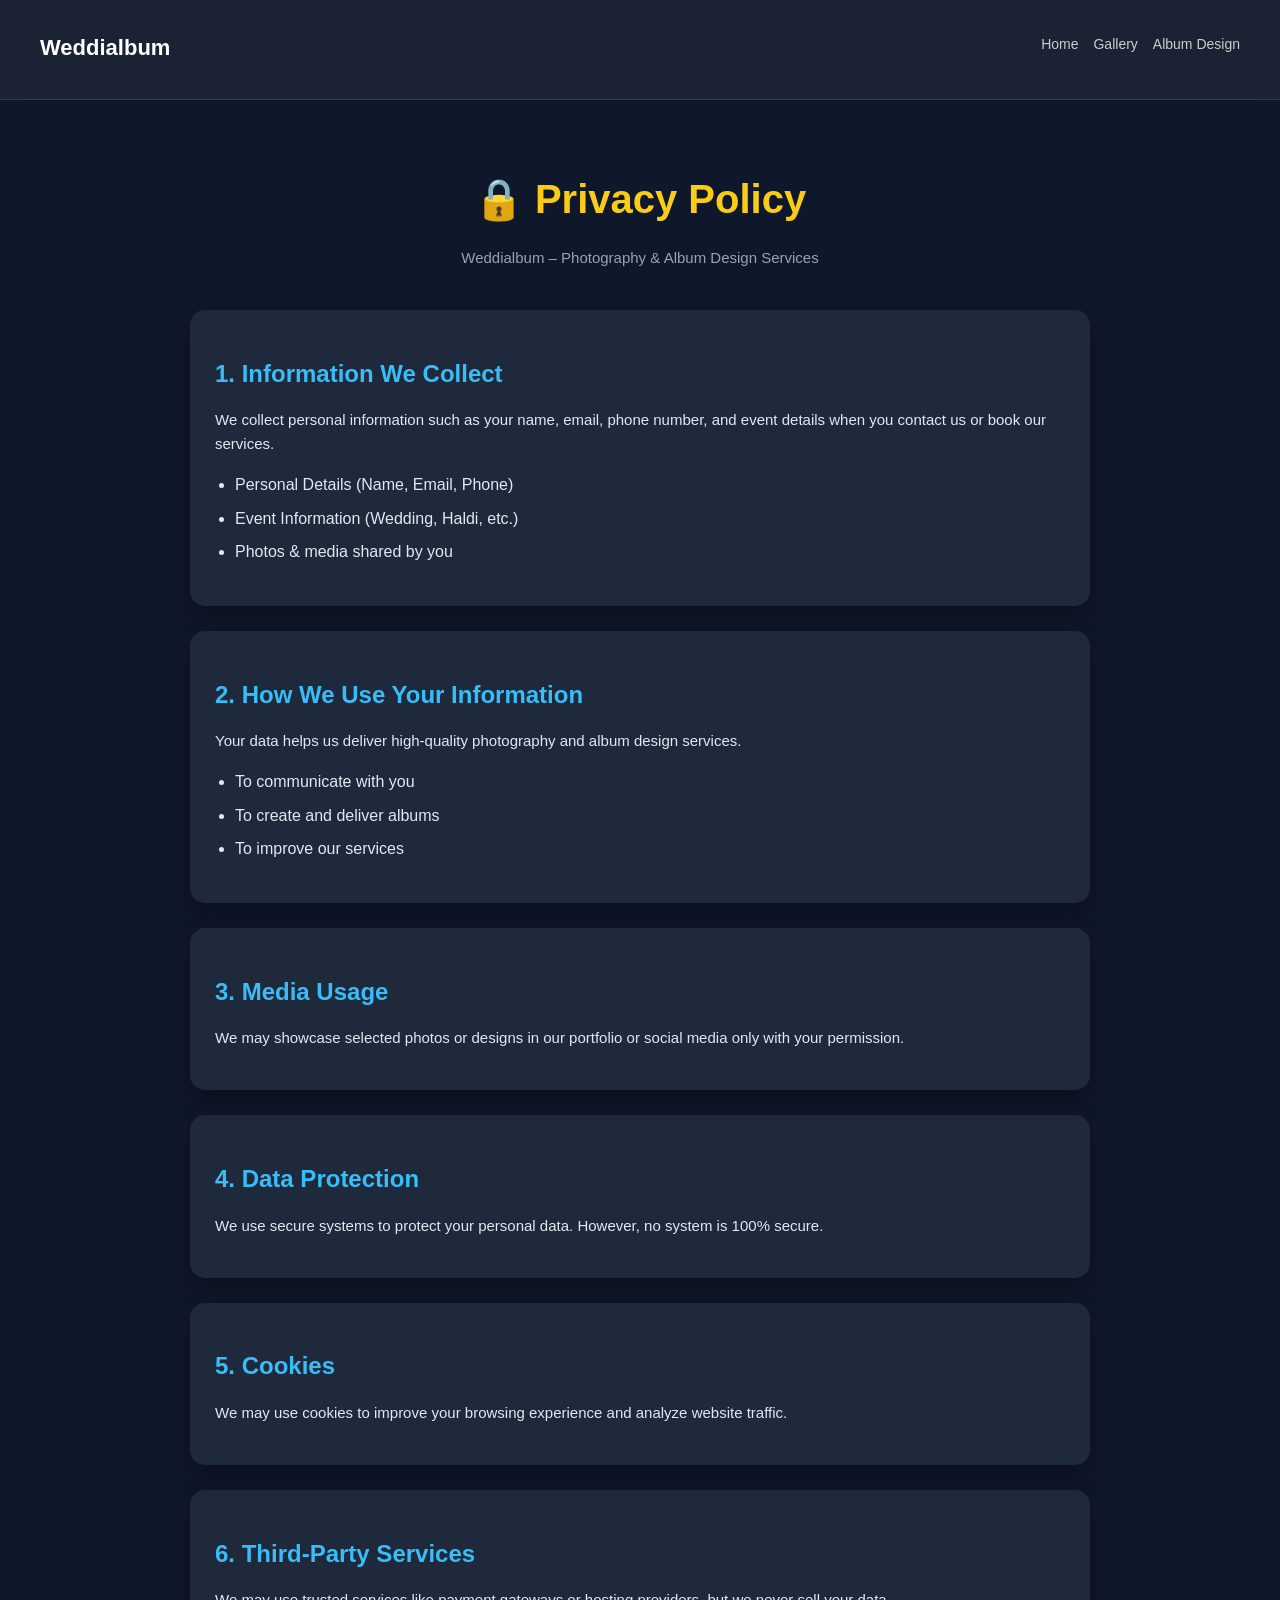
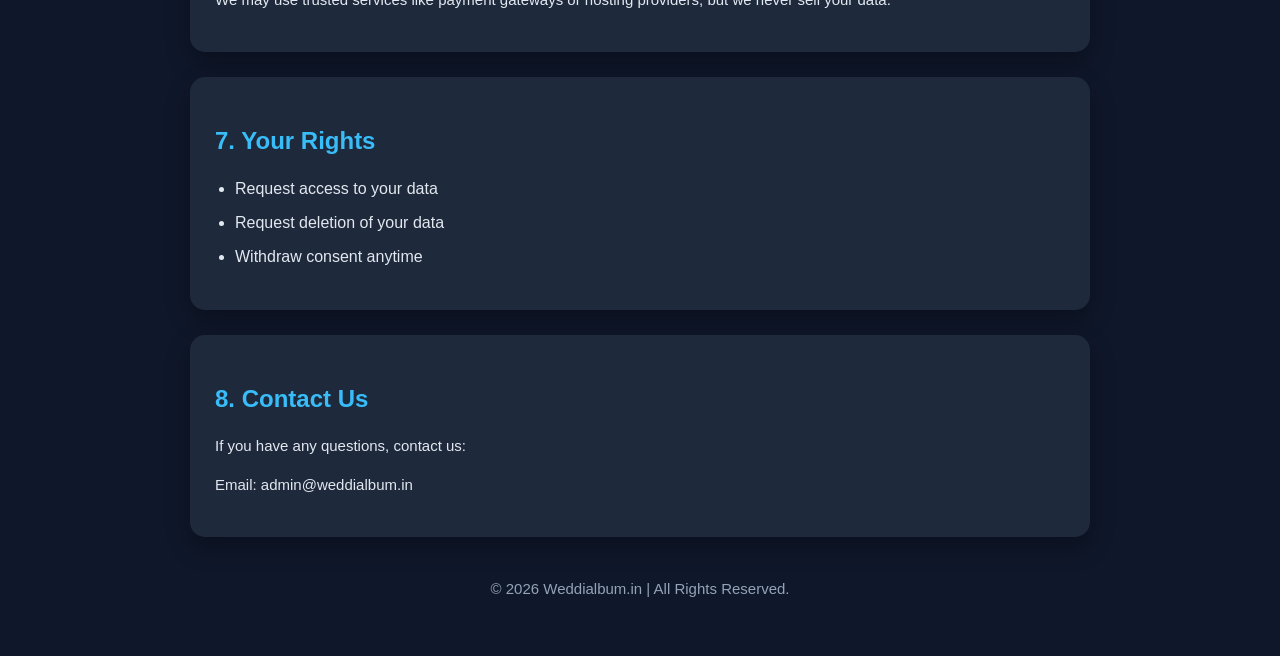
<file: privacy/index.html>
<!DOCTYPE html>
<html lang="en">
<head>
<meta charset="UTF-8">
<meta name="viewport" content="width=device-width, initial-scale=1.0">
<title>Privacy Policy | Weddialbum</title>

<style>
body {
    margin: 0;
    font-family: 'Poppins', sans-serif;
    background: #0f172a;
    color: #e2e8f0;
    line-height: 1.6;
    padding-top: 100px;
}
/* Navbar */
.navbar {
  position: fixed;
  width: 100%;
  height: 100px;
  top: 0;
  backdrop-filter: blur(12px);
  background: rgba(255,255,255,0.05);
  border-bottom: 1px solid rgba(255,255,255,0.1);
  z-index: 9999;
  box-sizing: border-box; /* 🔥 important */
  justify-content: center;
}
 .navbartext{
  max-width:1200px;
  margin:auto;
  display:flex;
  align-items:center;
  justify-content:space-between;
  padding:30px 20px;


 }


/* Logo */
.logo {
  font-size: 22px;
  font-weight: bold;
  color: #fff;
   text-decoration: none;
  
}

/* Menu */
.menu {
  list-style: none;
  display: flex;
  gap: 15px; /* কমাও */
  margin: 0;
  padding: 0;
  flex-wrap: wrap; /* 🔥 important */
}

.menu a {
  text-decoration: none;
  color: #ccc;
  font-size: 14px;
  transition: 0.3s;
}

.menu a:hover {
  color: #fff;
}

@media(max-width:768px){
  .navbartext{
    display: flex;
    flex-direction: column;
    justify-content: center;
    align-items: center;
    text-align: center;

    gap: 5px; /* 🔥 important: gap control */
    padding-top: 5px; /* 🔥 কমিয়ে দাও */
  }

  .logo{
    margin: 0;
    padding: 0;
   
  }

  .menu{
    justify-content: center;
    align-items: center;
    margin-top: 2px; /* 🔥 আগে 8px ছিল → কমাও */
  }
}

@media(max-width: 768px){

  .navbar {
    padding: 10px 15px;
  }

  .menu {
    gap: 10px;
  }

  .menu a {
    font-size: 12px;
  }

}

.container {
    max-width: 900px;
    margin: auto;
    padding: 40px 20px;
}

h1 {
    font-size: 40px;
    text-align: center;
    color: #facc15;
    margin-bottom: 10px;
}

.subtitle {
    text-align: center;
    color: #94a3b8;
    margin-bottom: 40px;
}

.section {
    background: #1e293b;
    padding: 25px;
    border-radius: 15px;
    margin-bottom: 25px;
    box-shadow: 0 10px 25px rgba(0,0,0,0.3);
    transition: 0.3s;
}

.section:hover {
    transform: translateY(-5px);
}

h2 {
    color: #38bdf8;
    margin-bottom: 10px;
}

p {
    font-size: 15px;
}

ul {
    padding-left: 20px;
}

li {
    margin-bottom: 8px;
}

.footer {
    text-align: center;
    margin-top: 40px;
    color: #94a3b8;
    font-size: 14px;
}
</style>

</head>

<body>

     <!-- Navbar -->
<div class="navbar">
  <div class="navbartext"> 
  <a href="https://weddialbum.in" class="logo">Weddialbum</a>

  <ul class="menu">
    <li><a href="https://weddialbum.in">Home</a></li>
    <li><a href="/gallery/">Gallery</a></li>
    <li><a href="/albumdesign/">Album Design</a></li>
  </ul>
  </div>
</div>
   

<div class="container">

<h1>🔒 Privacy Policy</h1>
<p class="subtitle">Weddialbum – Photography & Album Design Services</p>

<div class="section">
<h2>1. Information We Collect</h2>
<p>We collect personal information such as your name, email, phone number, and event details when you contact us or book our services.</p>
<ul>
<li>Personal Details (Name, Email, Phone)</li>
<li>Event Information (Wedding, Haldi, etc.)</li>
<li>Photos & media shared by you</li>
</ul>
</div>

<div class="section">
<h2>2. How We Use Your Information</h2>
<p>Your data helps us deliver high-quality photography and album design services.</p>
<ul>
<li>To communicate with you</li>
<li>To create and deliver albums</li>
<li>To improve our services</li>
</ul>
</div>

<div class="section">
<h2>3. Media Usage</h2>
<p>We may showcase selected photos or designs in our portfolio or social media only with your permission.</p>
</div>

<div class="section">
<h2>4. Data Protection</h2>
<p>We use secure systems to protect your personal data. However, no system is 100% secure.</p>
</div>

<div class="section">
<h2>5. Cookies</h2>
<p>We may use cookies to improve your browsing experience and analyze website traffic.</p>
</div>

<div class="section">
<h2>6. Third-Party Services</h2>
<p>We may use trusted services like payment gateways or hosting providers, but we never sell your data.</p>
</div>

<div class="section">
<h2>7. Your Rights</h2>
<ul>
<li>Request access to your data</li>
<li>Request deletion of your data</li>
<li>Withdraw consent anytime</li>
</ul>
</div>

<div class="section">
<h2>8. Contact Us</h2>
<p>If you have any questions, contact us:</p>
<p>Email: admin@weddialbum.in</p>
</div>

<div class="footer">
<p>© 2026 Weddialbum.in | All Rights Reserved.</p>
</div>

</div>

</body>
</html>
</file>
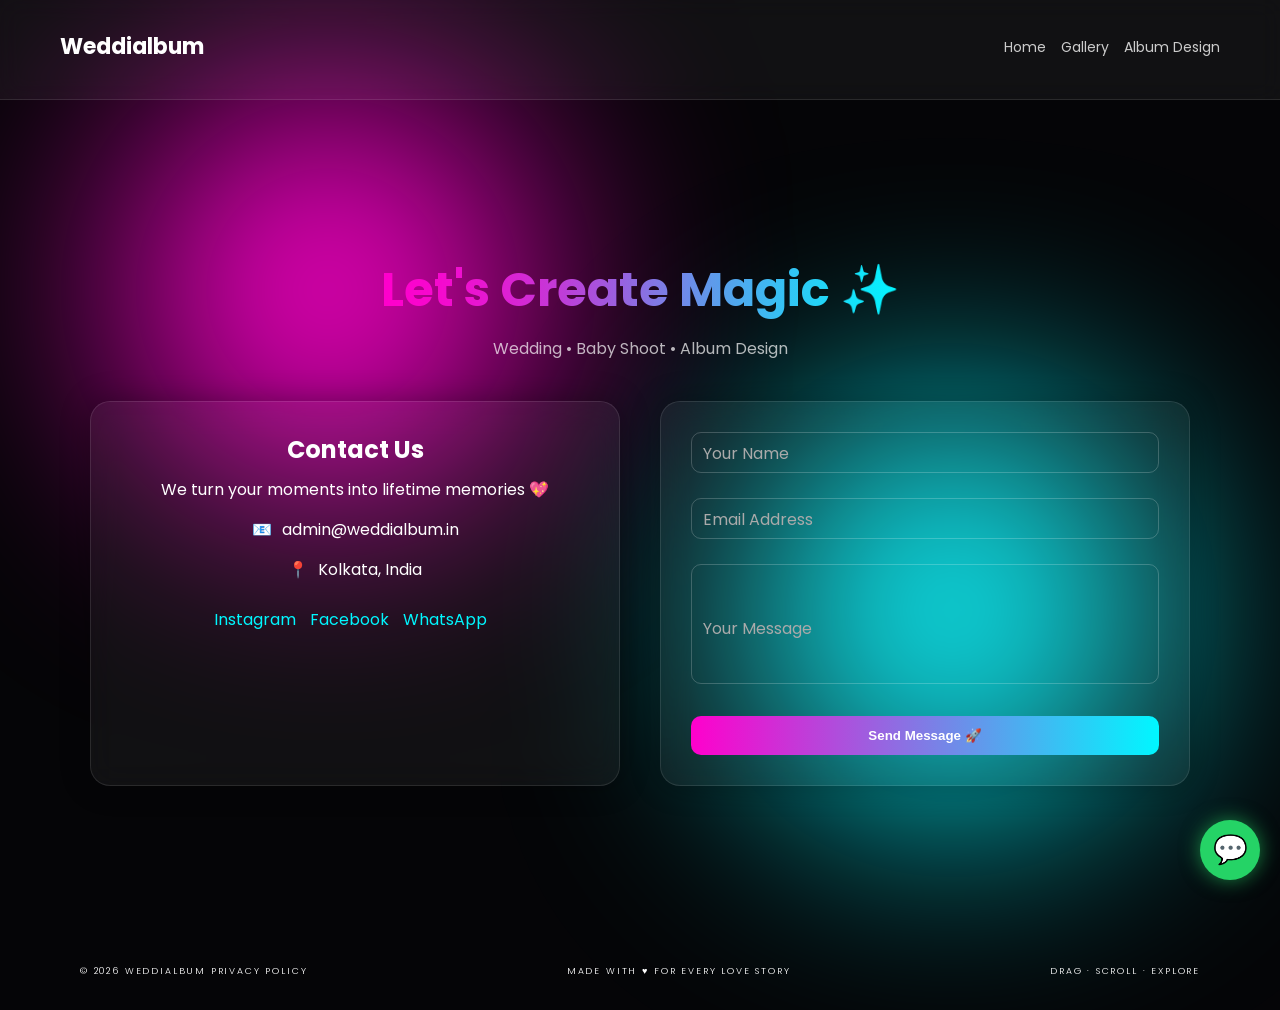
<file: contact.html>
<!DOCTYPE html>
<html lang="en">
<head>
<meta charset="UTF-8">
<meta name="viewport" content="width=device-width, initial-scale=1.0">
<title>Contact — Weddialbum</title>

<link href="https://fonts.googleapis.com/css2?family=Poppins:wght@300;400;600&display=swap" rel="stylesheet">
<link rel="stylesheet" href="contact.css">

</head>
<body>


 <!-- Navbar -->
<div class="navbar">
  <div class="navbartext"> 
  <a href="index.html" class="logo">Weddialbum</a>

  <ul class="menu">
    <li><a href="https://weddialbum.in">Home</a></li>
    <li><a href="gallery.html">Gallery</a></li>
    <li><a href="albumdesign.html">Album Design</a></li>
  </ul>
  </div>
</div>


<!-- 🌈 Background Glow -->
<div class="bg-glow"></div>

<section class="contact-section">

  <h1 class="title">Let's Create Magic ✨</h1>
  <p class="subtitle">Wedding • Baby Shoot • Album Design</p>

  <div class="contact-container">

    <!-- LEFT INFO -->
    <div class="contact-info">
      <h2>Contact Us</h2>
      <p>We turn your moments into lifetime memories 💖</p>

      <div class="info-box">
        <span>📧</span>
        <p>admin@weddialbum.in</p>
      </div>

      <div class="info-box">
        <span>📍</span>
        <p>Kolkata, India</p>
      </div>

      <div class="socials">
        <a href="#">Instagram</a>
        <a href="#">Facebook</a>
        <a href="#">WhatsApp</a>
      </div>
    </div>

    <!-- RIGHT FORM -->
    <div class="contact-form">
     <form action="https://formspree.io/f/xaqpkyje" method="POST">
        
        <div class="input-box">
          <input type="text" name="name" required>
          <label>Your Name</label>
        </div>

        <div class="input-box">
          <input type="email" name="email" required>
          <label>Email Address</label>
        </div>

        <div class="input-box">
          <textarea name="message" required></textarea>
          <label>Your Message</label>
        </div>

        <button type="submit">Send Message 🚀</button>

      </form>
    </div>

  </div>
</section>
<a href="https://wa.me/919593123569" class="whatsapp-float" target="_blank">
  💬
</a>

 <!-- FOOTER -->
<footer>
  <span>© 2026 Weddialbum <a class="privacymenu" href="privacy.html">Privacy Policy</a> </span>
  
  <span>Made with <span class="footer-heart">♥</span> for every love story</span>
  <span>Drag · Scroll · Explore</span>
</footer>

<script>
const form = document.querySelector("form");

form.addEventListener("submit", function(e){
  e.preventDefault();

  fetch(form.action, {
    method: "POST",
    body: new FormData(form),
    headers: { 'Accept': 'application/json' }
  }).then(response => {
    if(response.ok){
      form.innerHTML = "<h2 style='color:#00ffcc'>✅ Message Sent Successfully!</h2>";
    } else {
      form.innerHTML = "<h2 style='color:red'>❌ Error! Try Again</h2>";
    }
  });
});
</script>

</body>
</html>
</file>
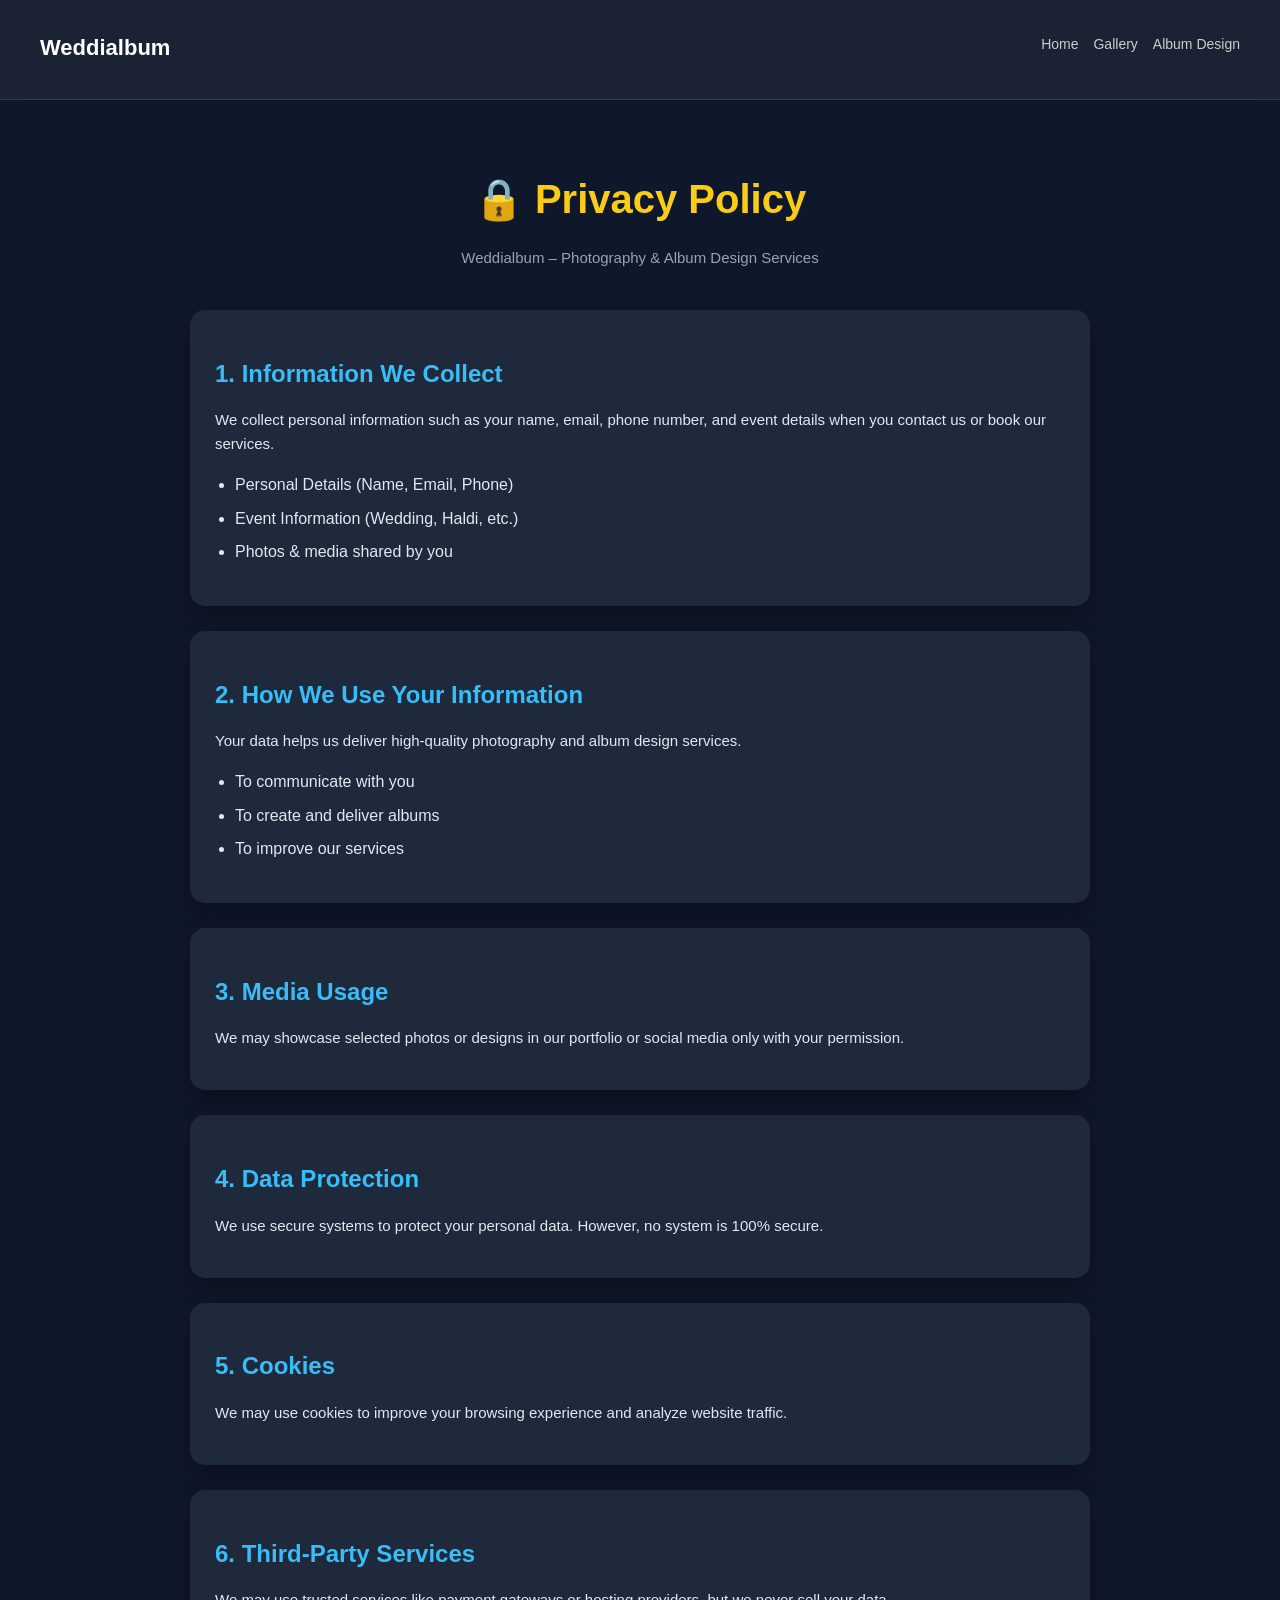
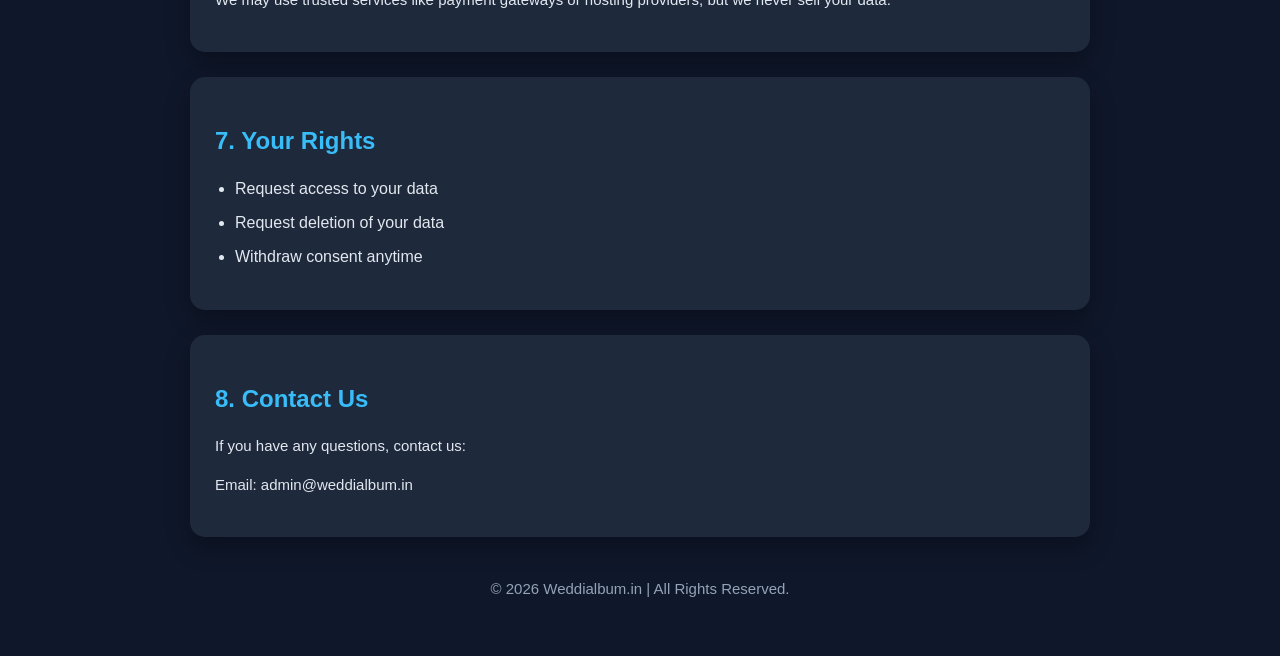
<file: privacy.html>
<!DOCTYPE html>
<html lang="en">
<head>
<meta charset="UTF-8">
<meta name="viewport" content="width=device-width, initial-scale=1.0">
<title>Privacy Policy | Weddialbum</title>

<style>
body {
    margin: 0;
    font-family: 'Poppins', sans-serif;
    background: #0f172a;
    color: #e2e8f0;
    line-height: 1.6;
    padding-top: 100px;
}
/* Navbar */
.navbar {
  position: fixed;
  width: 100%;
  height: 100px;
  top: 0;
  backdrop-filter: blur(12px);
  background: rgba(255,255,255,0.05);
  border-bottom: 1px solid rgba(255,255,255,0.1);
  z-index: 9999;
  box-sizing: border-box; /* 🔥 important */
  justify-content: center;
}
 .navbartext{
  max-width:1200px;
  margin:auto;
  display:flex;
  align-items:center;
  justify-content:space-between;
  padding:30px 20px;


 }


/* Logo */
.logo {
  font-size: 22px;
  font-weight: bold;
  color: #fff;
   text-decoration: none;
  
}

/* Menu */
.menu {
  list-style: none;
  display: flex;
  gap: 15px; /* কমাও */
  margin: 0;
  padding: 0;
  flex-wrap: wrap; /* 🔥 important */
}

.menu a {
  text-decoration: none;
  color: #ccc;
  font-size: 14px;
  transition: 0.3s;
}

.menu a:hover {
  color: #fff;
}

@media(max-width:768px){
  .navbartext{
    display: flex;
    flex-direction: column;
    justify-content: center;
    align-items: center;
    text-align: center;

    gap: 5px; /* 🔥 important: gap control */
    padding-top: 5px; /* 🔥 কমিয়ে দাও */
  }

  .logo{
    margin: 0;
    padding: 0;
   
  }

  .menu{
    justify-content: center;
    align-items: center;
    margin-top: 2px; /* 🔥 আগে 8px ছিল → কমাও */
  }
}

@media(max-width: 768px){

  .navbar {
    padding: 10px 15px;
  }

  .menu {
    gap: 10px;
  }

  .menu a {
    font-size: 12px;
  }

}

.container {
    max-width: 900px;
    margin: auto;
    padding: 40px 20px;
}

h1 {
    font-size: 40px;
    text-align: center;
    color: #facc15;
    margin-bottom: 10px;
}

.subtitle {
    text-align: center;
    color: #94a3b8;
    margin-bottom: 40px;
}

.section {
    background: #1e293b;
    padding: 25px;
    border-radius: 15px;
    margin-bottom: 25px;
    box-shadow: 0 10px 25px rgba(0,0,0,0.3);
    transition: 0.3s;
}

.section:hover {
    transform: translateY(-5px);
}

h2 {
    color: #38bdf8;
    margin-bottom: 10px;
}

p {
    font-size: 15px;
}

ul {
    padding-left: 20px;
}

li {
    margin-bottom: 8px;
}

.footer {
    text-align: center;
    margin-top: 40px;
    color: #94a3b8;
    font-size: 14px;
}
</style>

</head>

<body>

     <!-- Navbar -->
<div class="navbar">
  <div class="navbartext"> 
  <a href="index.html" class="logo">Weddialbum</a>

  <ul class="menu">
    <li><a href="https://weddialbum.in">Home</a></li>
    <li><a href="gallery.html">Gallery</a></li>
    <li><a href="albumdesign.html">Album Design</a></li>
  </ul>
  </div>
</div>
   

<div class="container">

<h1>🔒 Privacy Policy</h1>
<p class="subtitle">Weddialbum – Photography & Album Design Services</p>

<div class="section">
<h2>1. Information We Collect</h2>
<p>We collect personal information such as your name, email, phone number, and event details when you contact us or book our services.</p>
<ul>
<li>Personal Details (Name, Email, Phone)</li>
<li>Event Information (Wedding, Haldi, etc.)</li>
<li>Photos & media shared by you</li>
</ul>
</div>

<div class="section">
<h2>2. How We Use Your Information</h2>
<p>Your data helps us deliver high-quality photography and album design services.</p>
<ul>
<li>To communicate with you</li>
<li>To create and deliver albums</li>
<li>To improve our services</li>
</ul>
</div>

<div class="section">
<h2>3. Media Usage</h2>
<p>We may showcase selected photos or designs in our portfolio or social media only with your permission.</p>
</div>

<div class="section">
<h2>4. Data Protection</h2>
<p>We use secure systems to protect your personal data. However, no system is 100% secure.</p>
</div>

<div class="section">
<h2>5. Cookies</h2>
<p>We may use cookies to improve your browsing experience and analyze website traffic.</p>
</div>

<div class="section">
<h2>6. Third-Party Services</h2>
<p>We may use trusted services like payment gateways or hosting providers, but we never sell your data.</p>
</div>

<div class="section">
<h2>7. Your Rights</h2>
<ul>
<li>Request access to your data</li>
<li>Request deletion of your data</li>
<li>Withdraw consent anytime</li>
</ul>
</div>

<div class="section">
<h2>8. Contact Us</h2>
<p>If you have any questions, contact us:</p>
<p>Email: admin@weddialbum.in</p>
</div>

<div class="footer">
<p>© 2026 Weddialbum.in | All Rights Reserved.</p>
</div>

</div>

</body>
</html>
</file>
<file: contact.css>
*{
  margin:0;
  padding:0;
  box-sizing:border-box;
}

body{
  font-family:'Poppins',sans-serif;
  background:#050507;
  color:white;
  overflow-x:hidden;
}

/* 🌈 RGB Glow Background */
.bg-glow::before,
.bg-glow::after{
  content:'';
  position:fixed;
  width:400px;
  height:400px;
  border-radius:50%;
  filter:blur(120px);
  animation:move 10s infinite alternate;
}

.bg-glow::before{
  background:#ff00cc;
  top:10%;
  left:10%;
}

.bg-glow::after{
  background:#00f7ff;
  bottom:10%;
  right:10%;
}

@keyframes move{
  from{transform:translate(0,0);}
  to{transform:translate(50px,50px);}
}


/* Navbar */
.navbar {
  position: fixed;
  width: 100%;
  height: 100px;
  backdrop-filter: blur(12px);
  background: rgba(255,255,255,0.05);
  border-bottom: 1px solid rgba(255,255,255,0.1);
  z-index: 9999;
  box-sizing: border-box; /* 🔥 important */
  justify-content: center;
}
 .navbartext{
  max-width:1200px;
  margin:auto;
  display:flex;
  align-items:center;
  justify-content:space-between;
  padding:30px 20px;


 }


/* Logo */
.logo {
  font-size: 22px;
  font-weight: bold;
  color: #fff;
   text-decoration: none;
  
}

/* Menu */
.menu {
  list-style: none;
  display: flex;
  gap: 15px; /* কমাও */
  margin: 0;
  padding: 0;
  flex-wrap: wrap; /* 🔥 important */
}

.menu a {
  text-decoration: none;
  color: #ccc;
  font-size: 14px;
  transition: 0.3s;
}

.menu a:hover {
  color: #fff;
}

@media(max-width:768px){
  .navbartext{
    display: flex;
    flex-direction: column;
    justify-content: center;
    align-items: center;
    text-align: center;

    gap: 5px; /* 🔥 important: gap control */
    padding-top: 5px; /* 🔥 কমিয়ে দাও */
  }

  .logo{
    margin: 0;
    padding: 0;
   
  }

  .menu{
    justify-content: center;
    align-items: center;
    margin-top: 2px; /* 🔥 আগে 8px ছিল → কমাও */
  }
}

@media(max-width: 768px){

  .navbar {
    padding: 10px 15px;
  }

  .menu {
    gap: 10px;
  }

  .menu a {
    font-size: 12px;
  }

}



/* SECTION */
.contact-section{
  min-height:100vh;
  display:flex;
  flex-direction:column;
  align-items:center;
  justify-content:center;
  padding-top:140px;
  padding-left: 30px;
  padding-right: 30px;
  text-align:center;
}



.title{
  font-size:3rem;
  margin-bottom:10px;
  background:linear-gradient(90deg,#ff00cc,#00f7ff);
  -webkit-background-clip:text;
  color:transparent;
}

.subtitle{
  margin-bottom:40px;
  opacity:0.7;
}

/* CONTAINER */
.contact-container{
  display:flex;
  gap:40px;
  max-width:1100px;
  width:100%;
  flex-wrap:wrap;
  justify-content:center;
}

/* GLASS BOX */
.contact-info,
.contact-form{
  flex:1;
  min-width:300px;
  padding:30px;
  border-radius:20px;
  backdrop-filter:blur(15px);
  background:rgba(255,255,255,0.05);
  border:1px solid rgba(255,255,255,0.1);
  box-shadow:0 0 30px rgba(0,0,0,0.3);
}

/* INFO */
.contact-info h2{
  margin-bottom:10px;

}

.info-box{
  display:flex;
  gap:10px;
  margin:15px 0;
  justify-content: center;
}

.socials a{
  display:inline-block;
  margin-right:10px;
  margin-top:10px;
  text-decoration:none;
  color:#00f7ff;
}

/* FORM */
.input-box{
  position:relative;
  margin-bottom:25px;
}

.input-box input,
.input-box textarea{
  width:100%;
  padding:12px;
  background:transparent;
  border:1px solid rgba(255,255,255,0.2);
  border-radius:10px;
  outline:none;
  color:white;
}

.input-box textarea{
  height:120px;
  resize:none;
}

/* FLOAT LABEL */
.input-box label{
  position:absolute;
  top:50%;
  left:12px;
  transform:translateY(-50%);
  pointer-events:none;
  transition:0.3s;
  color:#aaa;
}

.input-box input:focus + label,
.input-box input:valid + label,
.input-box textarea:focus + label,
.input-box textarea:valid + label{
  top:-10px;
  font-size:12px;
  color:#00f7ff;
}

/* BUTTON */
button{
  width:100%;
  padding:12px;
  border:none;
  border-radius:10px;
  background:linear-gradient(90deg,#ff00cc,#00f7ff);
  color:white;
  font-weight:600;
  cursor:pointer;
  transition:0.3s;
}

button:hover{
  transform:scale(1.05);
}

/* MOBILE */
@media(max-width:768px){
  .title{
    font-size:2rem;
  }
}


.whatsapp-float{
  position:fixed;
  bottom:20px;
  right:20px;
  width:60px;
  height:60px;
  background:#25D366;
  color:white;
  font-size:28px;
  display:flex;
  align-items:center;
  justify-content:center;
  border-radius:50%;
  text-decoration:none;
  box-shadow:0 0 20px rgba(37,211,102,0.6);
  transition:0.3s;
  z-index:999;
}

.whatsapp-float:hover{
  transform:scale(1.1);
}

/* ── FOOTER ── */
  footer {
    margin-top: 2rem;
    padding: 2rem 5rem;
    border-top: 1px solid var(--border);
    display: flex;
    justify-content: space-between;
    align-items: center;
    animation: fadeUp 1s 0.65s ease both;
  }
  footer span {
    font-size: 0.57rem;
    letter-spacing: 0.2em;
    text-transform: uppercase;
  
    font-weight: 300;
  }

  footer span a{
    text-decoration: none;
      color: var(--muted);
  }
  .footer-heart { color: var(--rose); }

  /* ── ANIMATIONS ── */
  @keyframes fadeDown {
    from { opacity: 0; transform: translateY(-18px); }
    to   { opacity: 1; transform: translateY(0); }
  }
  @keyframes fadeUp {
    from { opacity: 0; transform: translateY(22px); }
    to   { opacity: 1; transform: translateY(0); }
  }
</file>
